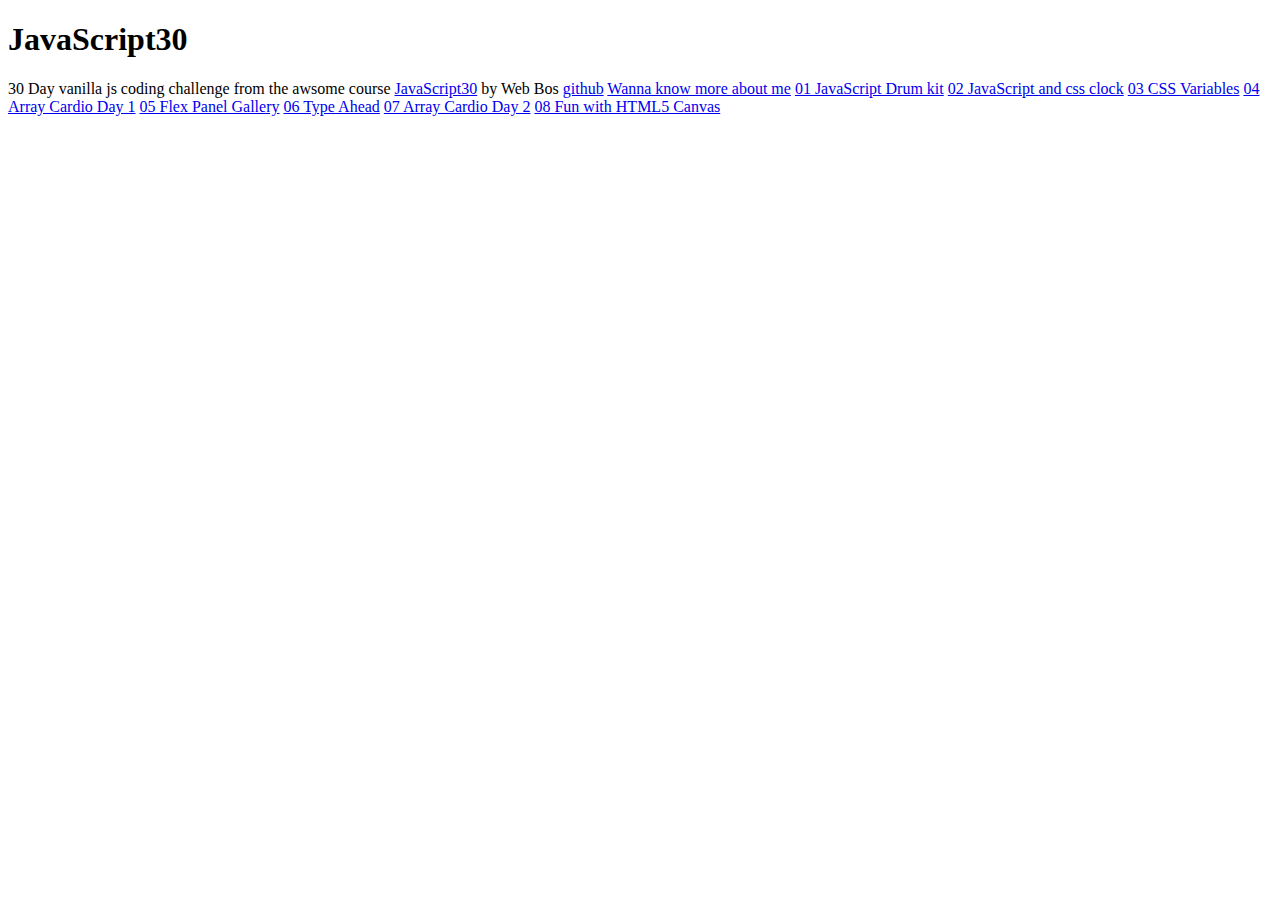
<file: index.html>
<!DOCTYPE html>
<html lang="en" dir="ltr">
  <head>
    <meta charset="utf-8">
    <title>JavaScript 30 challenge</title>
  </head>
  <body>
    <h1>JavaScript30</h1>
    30 Day vanilla js coding challenge
    from the awsome course <a href="#">JavaScript30</a> by Web Bos
    <a href="#">github</a>
    <a href="#">Wanna know more about me</a>
    <a href="01-JavaScriptDrumKit\index.html">01 JavaScript Drum kit</a>
    <a href="02-JSandCSSClock\index.html">02 JavaScript and css clock</a>
    <a href="03-CSSVariables\index.html">03 CSS Variables</a>
    <a href="04-ArrayCardioDay1\index.html">04 Array Cardio Day 1</a>
    <a href="05-FlexPanelGallery\index.html">05 Flex Panel Gallery</a>
    <a href="06-TypeAhead\index.html">06 Type Ahead</a>
    <a href="07-ArrayCardioDay2\index.html">07 Array Cardio Day 2</a>
    <a href="08-FunwithHTML5Canvas\index.html">08 Fun with HTML5 Canvas</a>
  </body>
</html>
</file>
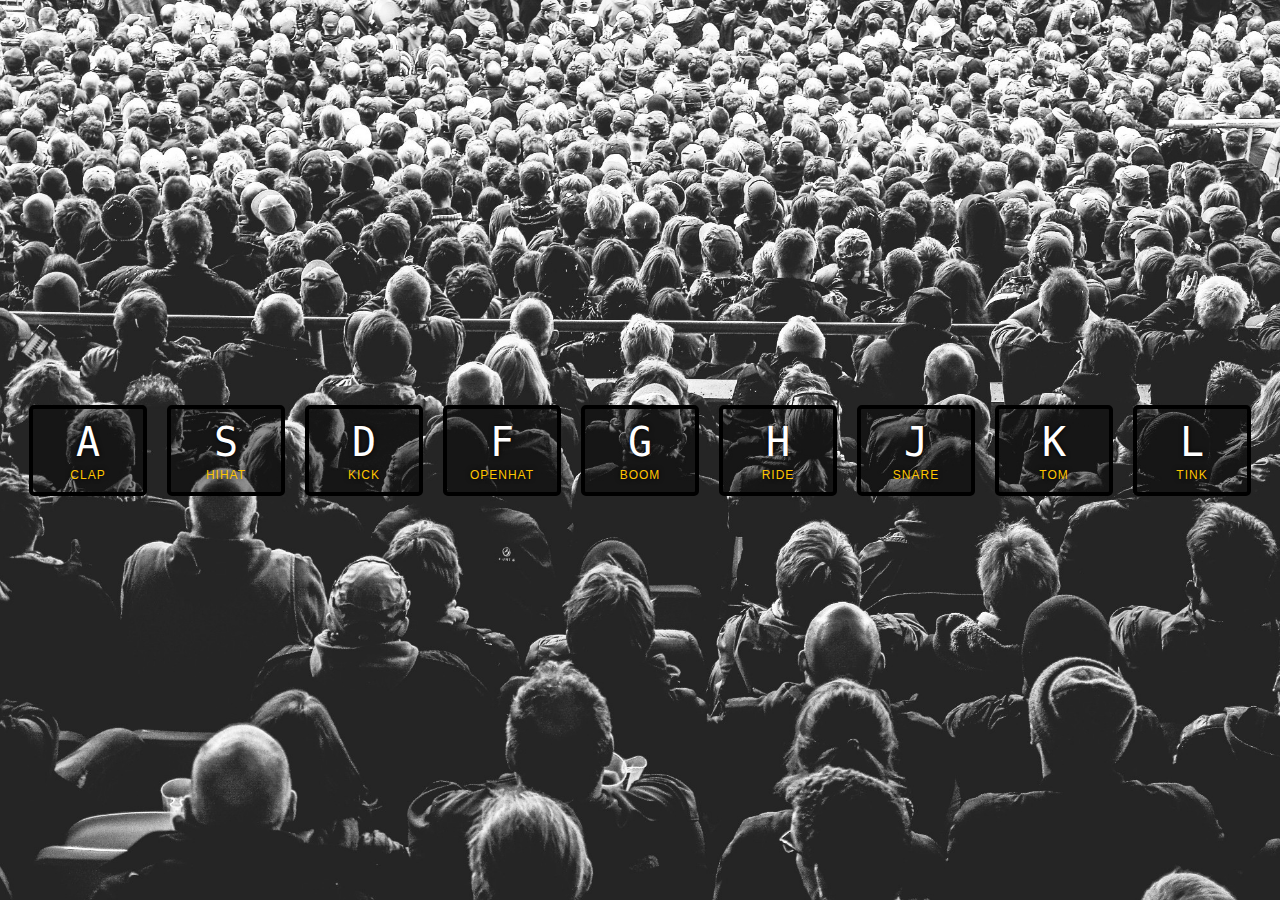
<file: 01-JavaScriptDrumKit/index.html>
<!DOCTYPE html>
<html lang="en">
<head>
  <meta charset="UTF-8">
  <title>JS Drum Kit</title>
  <link rel="stylesheet" href="style.css">
</head>
<body>


  <div class="keys">
    <div data-key="65" class="key">
      <kbd>A</kbd>
      <span class="sound">clap</span>
    </div>
    <div data-key="83" class="key">
      <kbd>S</kbd>
      <span class="sound">hihat</span>
    </div>
    <div data-key="68" class="key">
      <kbd>D</kbd>
      <span class="sound">kick</span>
    </div>
    <div data-key="70" class="key">
      <kbd>F</kbd>
      <span class="sound">openhat</span>
    </div>
    <div data-key="71" class="key">
      <kbd>G</kbd>
      <span class="sound">boom</span>
    </div>
    <div data-key="72" class="key">
      <kbd>H</kbd>
      <span class="sound">ride</span>
    </div>
    <div data-key="74" class="key">
      <kbd>J</kbd>
      <span class="sound">snare</span>
    </div>
    <div data-key="75" class="key">
      <kbd>K</kbd>
      <span class="sound">tom</span>
    </div>
    <div data-key="76" class="key">
      <kbd>L</kbd>
      <span class="sound">tink</span>
    </div>
  </div>

  <audio data-key="65" src="sounds/clap.wav"></audio>
  <audio data-key="83" src="sounds/hihat.wav"></audio>
  <audio data-key="68" src="sounds/kick.wav"></audio>
  <audio data-key="70" src="sounds/openhat.wav"></audio>
  <audio data-key="71" src="sounds/boom.wav"></audio>
  <audio data-key="72" src="sounds/ride.wav"></audio>
  <audio data-key="74" src="sounds/snare.wav"></audio>
  <audio data-key="75" src="sounds/tom.wav"></audio>
  <audio data-key="76" src="sounds/tink.wav"></audio>

<script>
  function playSound(e){
    const audio = document.querySelector(`audio[data-key="${e.keyCode}"]`);
    const key = document.querySelector(`.key[data-key="${e.keyCode}"]`);
    if(!audio) return;
    audio.current = 0;
    audio.play();
    key.classList.add('playing');
  }

  function removeTransition(e) {
    if(e.propertyName !== 'transform') return;
    this.classList.remove('playing');
  }

  const key = document.querySelectorAll('.key');
  key.forEach(key => key.addEventListener('transitionend', removeTransition));
  window.addEventListener('keydown', playSound );
</script>


</body>
</html>
</file>
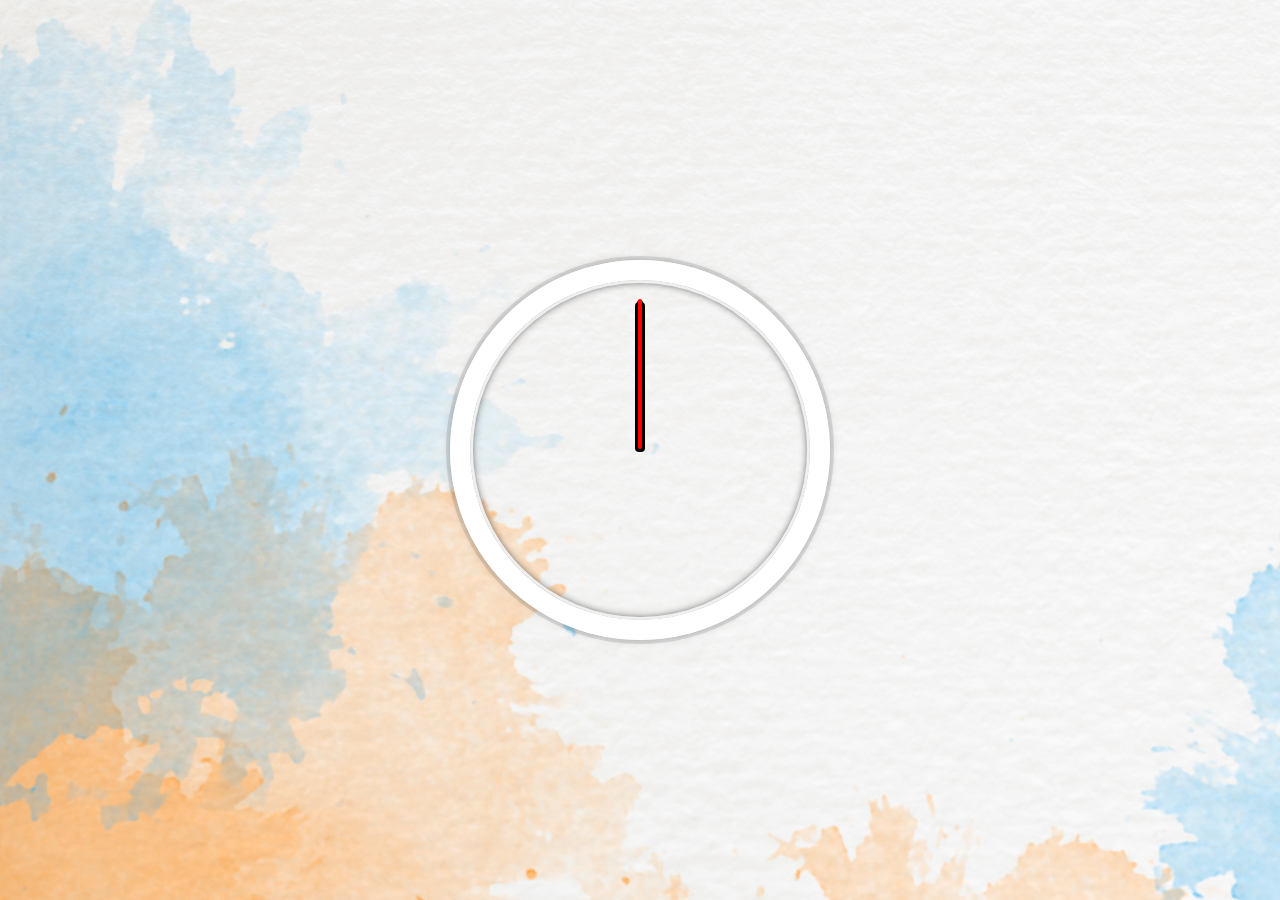
<file: 02-JSandCSSClock/index.html>
<!DOCTYPE html>
<html lang="en">
<head>
  <meta charset="UTF-8">
  <title>JS + CSS Clock</title>
</head>
<body>


    <div class="clock">
      <div class="clock-face">
        <div class="hand hour-hand"></div>
        <div class="hand min-hand"></div>
        <div class="hand second-hand"></div>
      </div>
    </div>


  <style>
    html {
      background: hsl(0, 0%, 90%) url("background.jpg");
      background-size: cover;
      font-family: 'helvetica neue';
      text-align: center;
      font-size: 10px;
    }

    body {
      margin: 0;
      font-size: 2rem;
      display: flex;
      flex: 1;
      min-height: 100vh;
      align-items: center;
    }

    .clock {
      width: 30rem;
      height: 30rem;
      border: 20px solid white;
      border-radius: 50%;
      margin: 50px auto;
      position: relative;
      padding: 2rem;
      box-shadow:
        0 0 0 4px rgba(0,0,0,0.1),
        inset 0 0 0 3px #EFEFEF,
        inset 0 0 10px black,
        0 0 10px rgba(0,0,0,0.2);
    }

    .clock-face {
      position: relative;
      width: 100%;
      height: 100%;
      transform: translateY(-3px); /* account for the height of the clock hands */
    }

    .hand {
      width: 50%;
      height: 6px;
      background: black;
      position: absolute;
      top: 50%;
      transform-origin: 100%;
      transform: rotate(90deg);
      transition: all 0.05s;
      transition-timing-function: cubic-bezier(1, 1.65, 0,-0.37);
      border-radius: 4px;
    }

    .hour-hand{
      height: 10px;
    }
    .second-hand{
      background: red;
      height: 4px;
    }

  </style>

  <script src="main.js" charset="utf-8"></script>
</body>
</html>
</file>
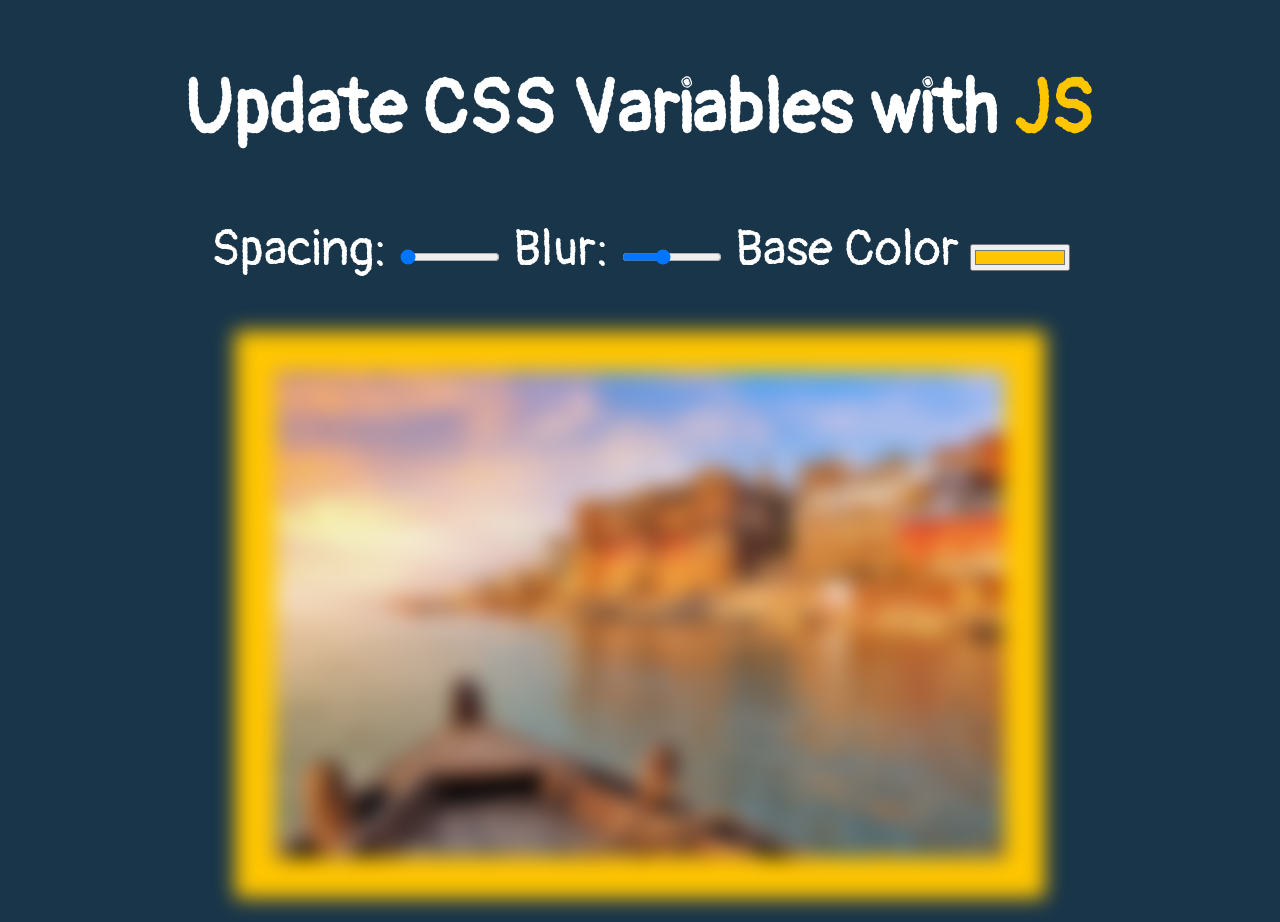
<file: 03-CSSVariables/index.html>
<!DOCTYPE html>
<html lang="en">
<head>
  <meta charset="UTF-8">
  <title>Scoped CSS Variables and JS</title>
  <link rel="stylesheet" href="master.css">
</head>
<body>
  <h2>Update CSS Variables with <span class='hl'>JS</span></h2>

  <div class="controls">
    <label for="spacing">Spacing:</label>
    <input id="spacing" type="range" name="spacing" min="10" max="200" value="10" data-sizing="px">

    <label for="blur">Blur:</label>
    <input id="blur" type="range" name="blur" min="0" max="25" value="10" data-sizing="px">

    <label for="base">Base Color</label>
    <input id="base" type="color" name="base" value="#ffc600">
  </div>

  <img src="varanasi.jpg">

  <script>
    const inputs = document.querySelectorAll(".controls input");
    function handleUpdate() {
      const suffix = this.dataset.sizing || '';
      document.documentElement.style.setProperty(`--${this.name}`, this.value + suffix);
    }

    inputs.forEach(input => input.addEventListener('change', handleUpdate));
    inputs.forEach(input => input.addEventListener('mousemove', handleUpdate));
  </script>

</body>
</html>
</file>
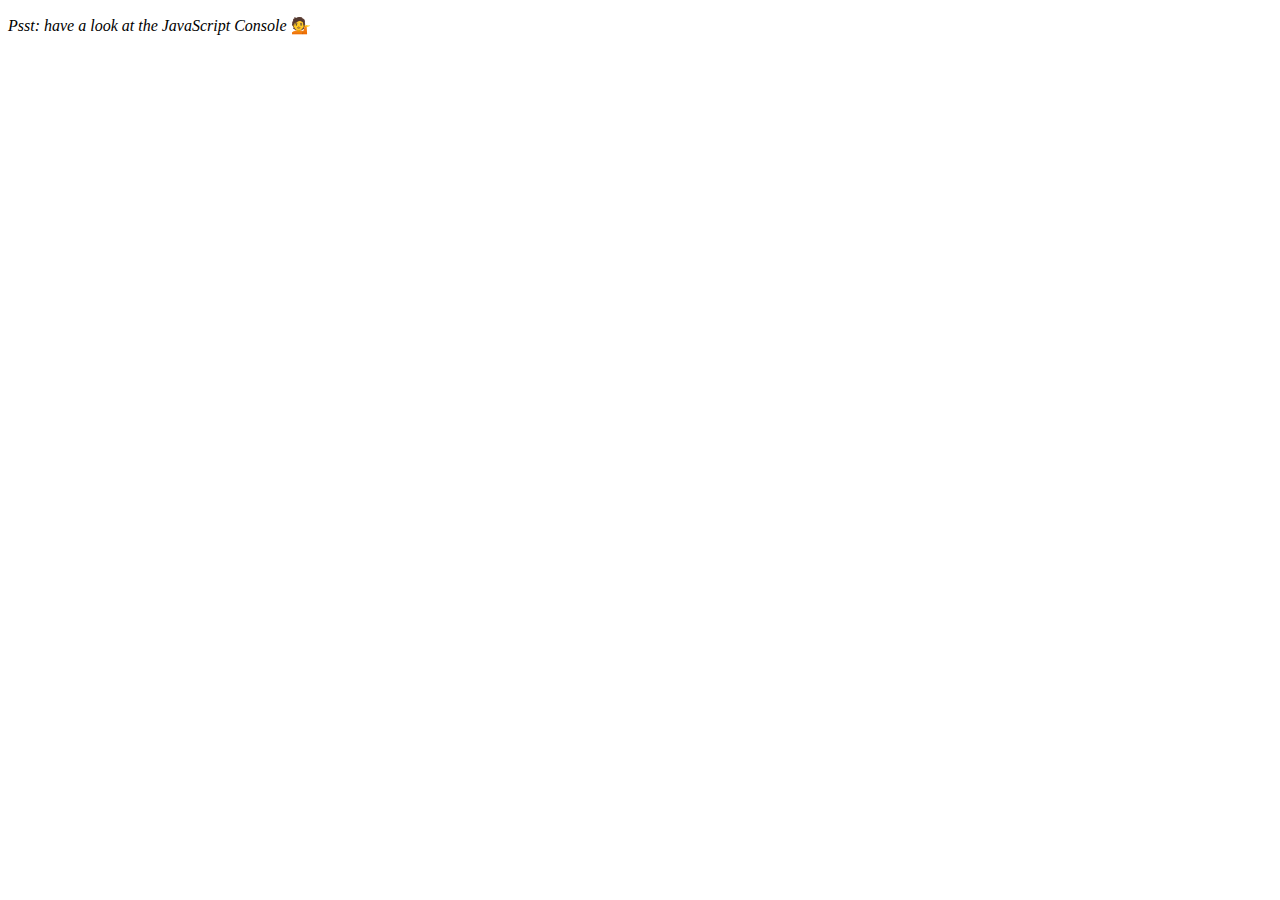
<file: 04-ArrayCardioDay1/index.html>
<!DOCTYPE html>
<html lang="en">
<head>
  <meta charset="UTF-8">
  <title>Array Cardio 💪</title>
</head>
<body>
  <p><em>Psst: have a look at the JavaScript Console</em> 💁</p>
  <script>
    // Get your shorts on - this is an array workout!
    // ## Array Cardio Day 1

    // Some data we can work with

    const inventors = [
      { first: 'Albert', last: 'Einstein', year: 1879, passed: 1955 },
      { first: 'Isaac', last: 'Newton', year: 1643, passed: 1727 },
      { first: 'Galileo', last: 'Galilei', year: 1564, passed: 1642 },
      { first: 'Marie', last: 'Curie', year: 1867, passed: 1934 },
      { first: 'Johannes', last: 'Kepler', year: 1571, passed: 1630 },
      { first: 'Nicolaus', last: 'Copernicus', year: 1473, passed: 1543 },
      { first: 'Max', last: 'Planck', year: 1858, passed: 1947 },
      { first: 'Katherine', last: 'Blodgett', year: 1898, passed: 1979 },
      { first: 'Ada', last: 'Lovelace', year: 1815, passed: 1852 },
      { first: 'Sarah E.', last: 'Goode', year: 1855, passed: 1905 },
      { first: 'Lise', last: 'Meitner', year: 1878, passed: 1968 },
      { first: 'Hanna', last: 'Hammarström', year: 1829, passed: 1909 }
    ];

    const people = [
      'Bernhard, Sandra', 'Bethea, Erin', 'Becker, Carl', 'Bentsen, Lloyd', 'Beckett, Samuel', 'Blake, William', 'Berger, Ric', 'Beddoes, Mick', 'Beethoven, Ludwig',
      'Belloc, Hilaire', 'Begin, Menachem', 'Bellow, Saul', 'Benchley, Robert', 'Blair, Robert', 'Benenson, Peter', 'Benjamin, Walter', 'Berlin, Irving',
      'Benn, Tony', 'Benson, Leana', 'Bent, Silas', 'Berle, Milton', 'Berry, Halle', 'Biko, Steve', 'Beck, Glenn', 'Bergman, Ingmar', 'Black, Elk', 'Berio, Luciano',
      'Berne, Eric', 'Berra, Yogi', 'Berry, Wendell', 'Bevan, Aneurin', 'Ben-Gurion, David', 'Bevel, Ken', 'Biden, Joseph', 'Bennington, Chester', 'Bierce, Ambrose',
      'Billings, Josh', 'Birrell, Augustine', 'Blair, Tony', 'Beecher, Henry', 'Biondo, Frank'
    ];

    // Array.prototype.filter()
    // 1. Filter the list of inventors for those who were born in the 1500's
    const fifteen = inventors.filter(inventor => {
      if (inventor.year >1499 && inventor.year < 1600) {
        return true;
      }
    });
    console.table(fifteen);

    // Array.prototype.map()
    // 2. Give us an array of the inventors first and last names
    const fullName = inventors.map(inventor => `${inventor.first} ${inventor.last}`)
    console.table(fullName);

    // Array.prototype.sort()
    // 3. Sort the inventors by birthdate, oldest to youngest
    /*
    const sort = inventors.sort(function(a,b) {
      if(a.year >b.year){
        return 1;
      }
      else {
        return -1;
      }
    });
    */
    const sort = inventors.sort((a,b)=> a.year > b.year ? 1:-1);
    console.table(sort);
    // Array.prototype.reduce()
    // 4. How many years did all the inventors live all together?
    const totalYears = inventors.reduce((totalYear,inventor)=>{
      return totalYear + (inventor.passed - inventor.year);
    },0);
    console.log(totalYears);
    // 5. Sort the inventors by years lived

    /*
    const sortLived = inventors.sort(function(a,b) {
      if((a.passed - a.year) > (b.passed - b.year)){
        return 1;
      }
      else {
        return -1;
      }
    });
    */
    const sortLived = inventors.sort((a,b)=> (a.passed - a.year) > (b.passed - b.year)?1:-1);
    console.table(sortLived);
    // 6. create a list of Boulevards in Paris that contain 'de' anywhere in the name
    // https://en.wikipedia.org/wiki/Category:Boulevards_in_Paris


    // 7. sort Exercise
    // Sort the people alphabetically by last name
    const alpha = people.sort(function(lastOne,nextOne) {
      const [aLast, aFirst] = lastOne.split(', ');
      const [bLast, bFirst] = nextOne.split(', ');
    });
    console.log(alpha);
    // 8. Reduce Exercise
    // Sum up the instances of each of these
    const data = ['car', 'car', 'truck', 'truck', 'bike', 'walk', 'car', 'van', 'bike', 'walk', 'car', 'van', 'car', 'truck' ];
    const vechile = data.reduce(function(obj,item) {
      if(!obj[item]){
        obj[item]=0;
      }
        obj[item]++;
      return obj;
    }, {})
    console.table(vechile);
  </script>
</body>
</html>
</file>
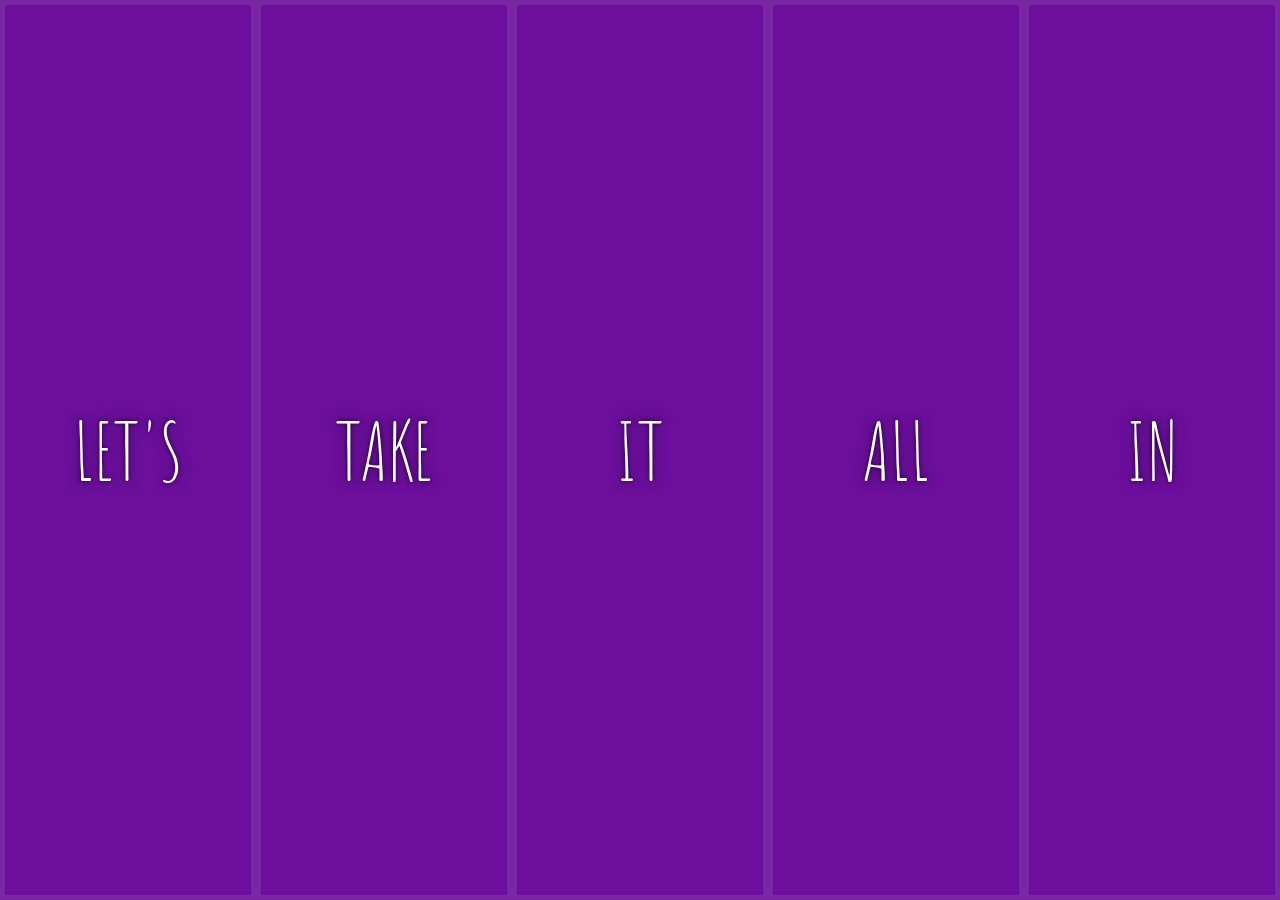
<file: 05-FlexPanelGallery/index.html>
<!DOCTYPE html>
<html lang="en">
<head>
  <meta charset="UTF-8">
  <title>Flex Panels 💪</title>
  <link href='https://fonts.googleapis.com/css?family=Amatic+SC' rel='stylesheet' type='text/css'>
  <link rel="stylesheet" href="master.css">
</head>
<body>

  <div class="panels">
    <div class="panel panel1">
      <p>Hey</p>
      <p>Let's</p>
      <p>Dance</p>
    </div>
    <div class="panel panel2">
      <p>Give</p>
      <p>Take</p>
      <p>Receive</p>
    </div>
    <div class="panel panel3">
      <p>Experience</p>
      <p>It</p>
      <p>Today</p>
    </div>
    <div class="panel panel4">
      <p>Give</p>
      <p>All</p>
      <p>You can</p>
    </div>
    <div class="panel panel5">
      <p>Life</p>
      <p>In</p>
      <p>Motion</p>
    </div>
  </div>

  <script>
    panels = document.querySelectorAll(".panel");
    panels.forEach(panel => {
      panel.addEventListener('click',function() {
        panel.classList.toggle("open");
      })
    });
  </script>



</body>
</html>
</file>
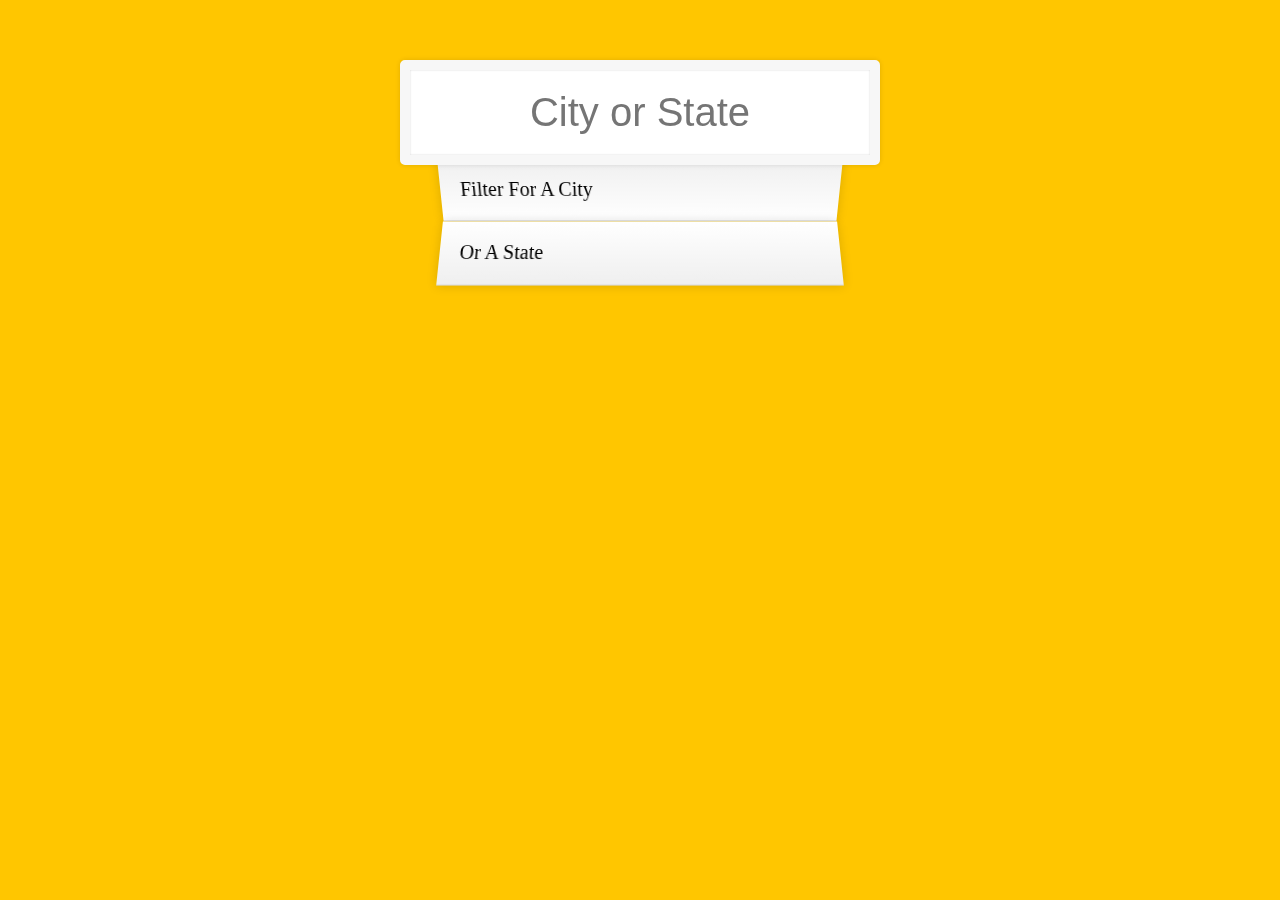
<file: 06-TypeAhead/index.html>
<!DOCTYPE html>
<html lang="en">
<head>
  <meta charset="UTF-8">
  <title>Type Ahead 👀</title>
  <link rel="stylesheet" href="style.css">
</head>
<body>

  <form class="search-form">
    <input type="text" class="search" placeholder="City or State">
    <ul class="suggestions">
      <li>Filter for a city</li>
      <li>or a state</li>
    </ul>
  </form>

<script>
const endpoint = 'https://gist.githubusercontent.com/Miserlou/c5cd8364bf9b2420bb29/raw/2bf258763cdddd704f8ffd3ea9a3e81d25e2c6f6/cities.json';
const cities = [];
fetch(endpoint)
.then(blob => blob.json())
.then(data => cities.push(...data))

function findMatches(wordToMatch, cities) {
  return cities.filter(place =>{
    const regex = new RegExp(wordToMatch,'gi');
    return place.city.match(regex) || place.state.match(regex);
  });
}

function numberWithCommas(x) {
  return x.toString().replace(/\B(?=(\d{3})+(?!\d))/g,',');
}

function displayMatches() {
  const matchArray = findMatches(this.value,cities);
  const html = matchArray.map(place =>{
    const regex = new RegExp(this.value, 'gi');
    const cityName = place.city.replace(regex, `<span class="hl">${this.value}</span>`)
    const stateName = place.state.replace(regex, `<span class="hl">${this.value}</span>`)

    return `
      <li>
        <span class="name"> ${cityName}, ${stateName} </span>
        <span class="population">${numberWithCommas(place.population)}</span>
      </li>
    `;
  }).join('');
  suggestions.innerHTML = html;
}

const searchInput = document.querySelector('.search', displayMatches);
const suggestions = document.querySelector('.suggestions', displayMatches);

searchInput.addEventListener('change', displayMatches);
searchInput.addEventListener('keyup', displayMatches);

</script>
</body>
</html>
</file>
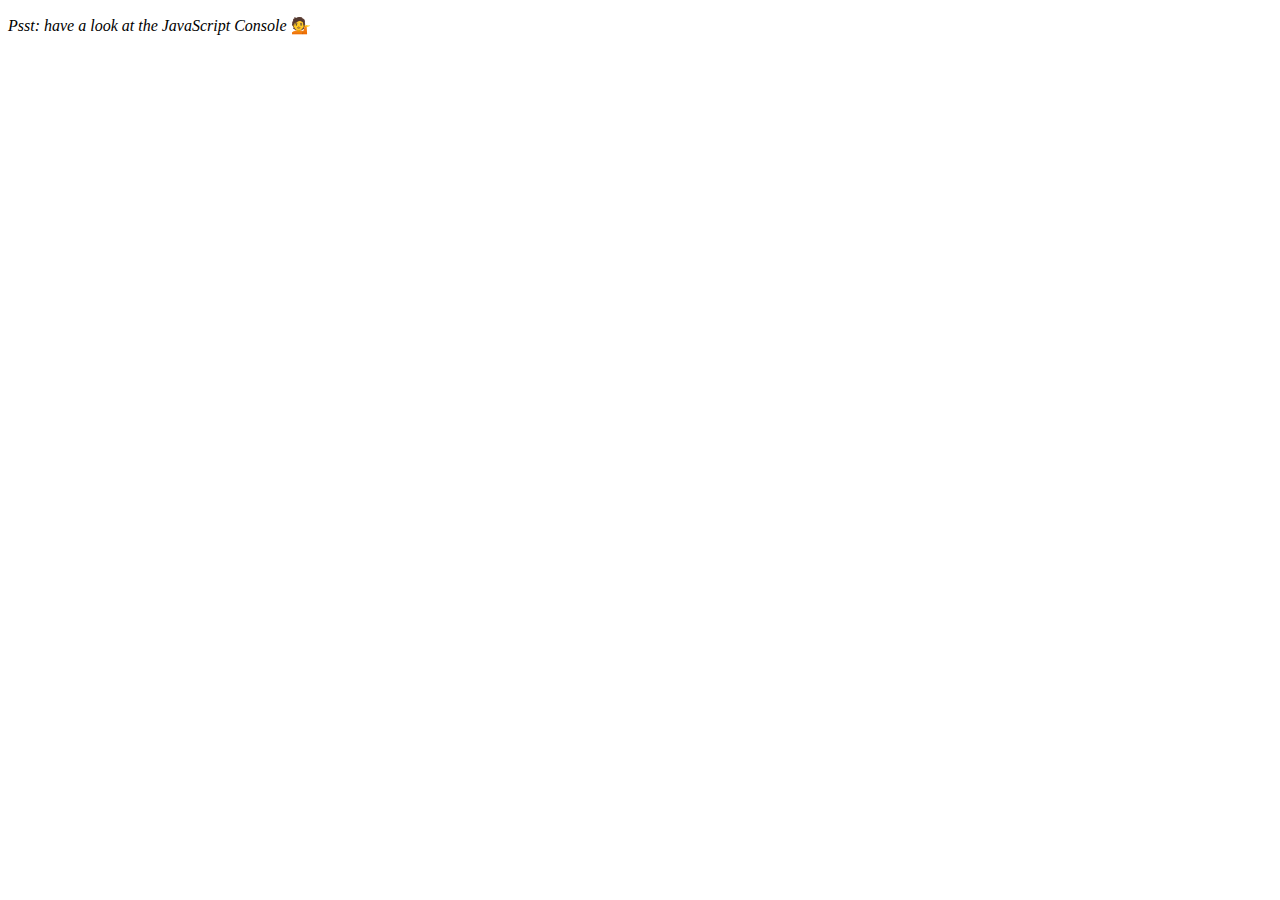
<file: 07-ArrayCardioDay2/index.html>
<!DOCTYPE html>
<html lang="en">
<head>
  <meta charset="UTF-8">
  <title>Array Cardio 💪💪</title>
</head>
<body>
  <p><em>Psst: have a look at the JavaScript Console</em> 💁</p>
  <script>
    // ## Array Cardio Day 2

    const people = [
      { name: 'Wes', year: 1988 },
      { name: 'Kait', year: 1986 },
      { name: 'Irv', year: 1970 },
      { name: 'Lux', year: 2015 }
    ];

    const comments = [
      { text: 'Love this!', id: 523423 },
      { text: 'Super good', id: 823423 },
      { text: 'You are the best', id: 2039842 },
      { text: 'Ramen is my fav food ever', id: 123523 },
      { text: 'Nice Nice Nice!', id: 542328 }
    ];

    // Some and Every Checks
    // Array.prototype.some() // is at least one person 19 or older?
    const isAdult= people.some(function (person) {
      const currentYear = (new Date()).getFullYear()
      return (currentYear - person.year >= 19)
    })
    console.log({isAdult});
    // Array.prototype.every() // is everyone 19 or older?
    const allAdult= people.every( (person) => (((new Date()).getFullYear()) - person.year >= 19)
  );
    console.log({allAdult});
    // Array.prototype.find()
    // Find is like filter, but instead returns just the one you are looking for
    // find the comment with the ID of 823423
    const comment = comments.find( (comment)=> comment.id ===823423? true:false);
    console.log(comment);
    // Array.prototype.findIndex()
    // Find the comment with this ID
    // delete the comment with the ID of 823423
    const index = comments.findIndex((comment)=> comment.id ===823423);
    console.log(index);
    comments.splice(index,1);

  </script>
</body>
</html>
</file>
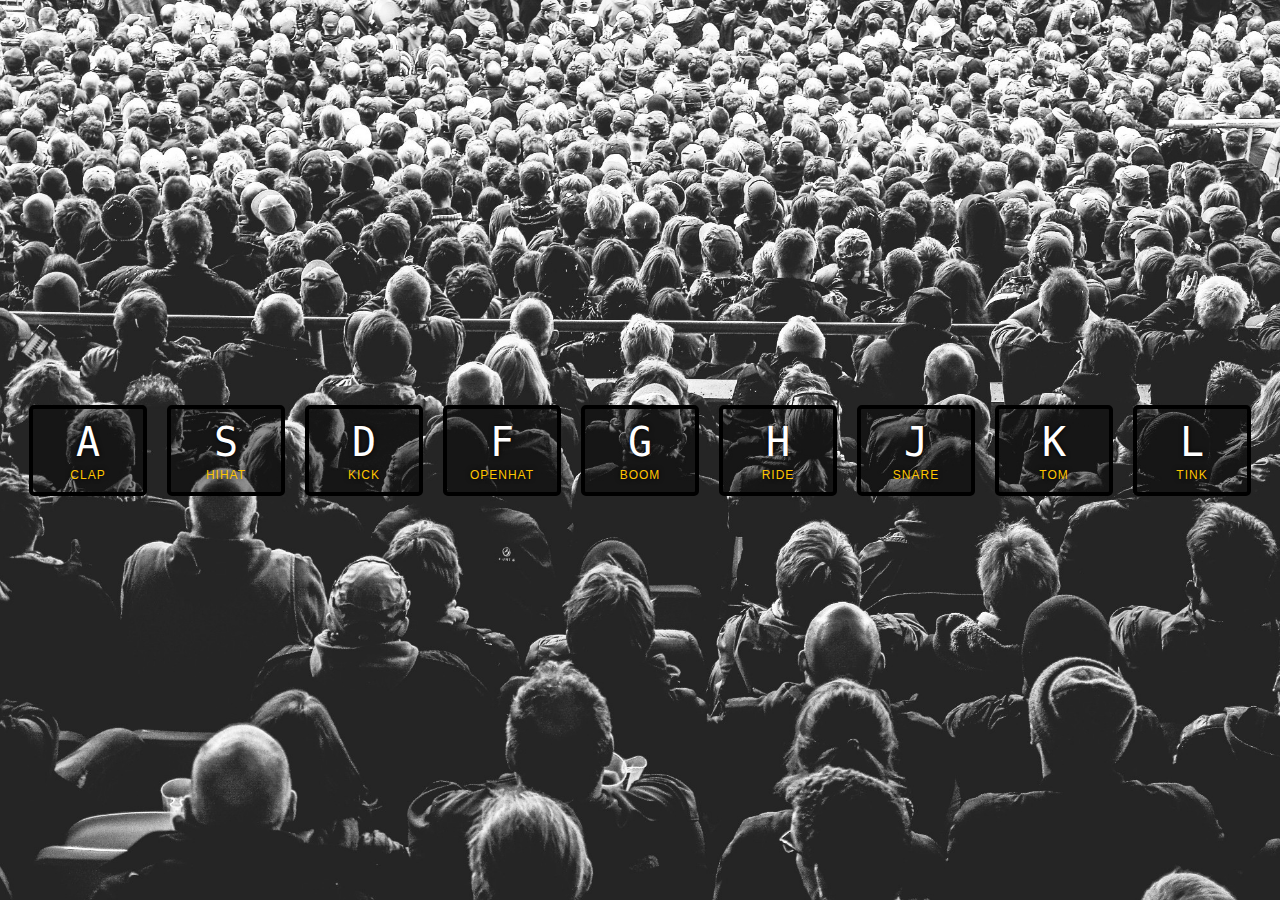
<file: 01-JavaScriptDrumKit/index-START.html>
<!DOCTYPE html>
<html lang="en">
<head>
  <meta charset="UTF-8">
  <title>JS Drum Kit</title>
  <link rel="stylesheet" href="style.css">
</head>
<body>


  <div class="keys">
    <div data-key="65" class="key">
      <kbd>A</kbd>
      <span class="sound">clap</span>
    </div>
    <div data-key="83" class="key">
      <kbd>S</kbd>
      <span class="sound">hihat</span>
    </div>
    <div data-key="68" class="key">
      <kbd>D</kbd>
      <span class="sound">kick</span>
    </div>
    <div data-key="70" class="key">
      <kbd>F</kbd>
      <span class="sound">openhat</span>
    </div>
    <div data-key="71" class="key">
      <kbd>G</kbd>
      <span class="sound">boom</span>
    </div>
    <div data-key="72" class="key">
      <kbd>H</kbd>
      <span class="sound">ride</span>
    </div>
    <div data-key="74" class="key">
      <kbd>J</kbd>
      <span class="sound">snare</span>
    </div>
    <div data-key="75" class="key">
      <kbd>K</kbd>
      <span class="sound">tom</span>
    </div>
    <div data-key="76" class="key">
      <kbd>L</kbd>
      <span class="sound">tink</span>
    </div>
  </div>

  <audio data-key="65" src="sounds/clap.wav"></audio>
  <audio data-key="83" src="sounds/hihat.wav"></audio>
  <audio data-key="68" src="sounds/kick.wav"></audio>
  <audio data-key="70" src="sounds/openhat.wav"></audio>
  <audio data-key="71" src="sounds/boom.wav"></audio>
  <audio data-key="72" src="sounds/ride.wav"></audio>
  <audio data-key="74" src="sounds/snare.wav"></audio>
  <audio data-key="75" src="sounds/tom.wav"></audio>
  <audio data-key="76" src="sounds/tink.wav"></audio>

<script>

</script>


</body>
</html>
</file>
<file: 01-JavaScriptDrumKit/style.css>
html {
  font-size: 10px;
  background: url('./background.jpg') bottom center;
  background-size: cover;
}

body,html {
  margin: 0;
  padding: 0;
  font-family: sans-serif;
}

.keys {
  display: flex;
  flex: 1;
  min-height: 100vh;
  align-items: center;
  justify-content: center;
}

.key {
  border: .4rem solid black;
  border-radius: .5rem;
  margin: 1rem;
  font-size: 1.5rem;
  padding: 1rem .5rem;
  transition: all .07s ease;
  width: 10rem;
  text-align: center;
  color: white;
  background: rgba(0,0,0,0.4);
  text-shadow: 0 0 .5rem black;
}

.playing {
  transform: scale(1.1);
  border-color: #ffc600;
  box-shadow: 0 0 1rem #ffc600;
}

kbd {
  display: block;
  font-size: 4rem;
}

.sound {
  font-size: 1.2rem;
  text-transform: uppercase;
  letter-spacing: .1rem;
  color: #ffc600;
}
</file>
<file: 03-CSSVariables/master.css>
@import url('https://fonts.googleapis.com/css2?family=Pangolin&display=swap');

:root{
  --base:#ffc600;
  --spacing:40px;
  --blur: 10px;
}

img{
  background: var(--base);
  padding: var(--spacing);
  filter: blur(var(--blur));
}

.hl{
  color: var(--base);
}
/*
  misc styles, nothing to do with CSS variables
*/

body {
  text-align: center;
  background: #193549;
  color: white;
  font-family: 'Pangolin', cursive;
  font-weight: 100;
  font-size: 50px;
}

.controls {
  margin-bottom: 50px;
}

input {
  width: 100px;
}
</file>
<file: 05-FlexPanelGallery/master.css>
html {
  box-sizing: border-box;
  background: #ffc600;
  font-family: 'helvetica neue';
  font-size: 20px;
  font-weight: 200;
}

body {
  margin: 0;
}

*, *:before, *:after {
  box-sizing: inherit;
}

.panels {
  min-height: 100vh;
  overflow: hidden;
  display: flex;
}

.panel {
  background: #6B0F9C;
  box-shadow: inset 0 0 0 5px rgba(255,255,255,0.1);
  color: white;
  text-align: center;
  align-items: center;
  flex: 1;
  justify-content: center;
  align-items: center;
  display: flex;
  flex-direction: column;

  /* Safari transitionend event.propertyName === flex */
  /* Chrome + FF transitionend event.propertyName === flex-grow */
  transition:
    font-size 0.7s cubic-bezier(0.61,-0.19, 0.7,-0.11),
    flex 0.7s cubic-bezier(0.61,-0.19, 0.7,-0.11),
    background 0.2s;
  font-size: 20px;
  background-size: cover;
  background-position: center;
}

.panel1 { background-image:url(https://source.unsplash.com/gYl-UtwNg_I/1500x1500); }
.panel2 { background-image:url(https://source.unsplash.com/rFKUFzjPYiQ/1500x1500); }
.panel3 { background-image:url(https://images.unsplash.com/photo-1465188162913-8fb5709d6d57?ixlib=rb-0.3.5&q=80&fm=jpg&crop=faces&cs=tinysrgb&w=1500&h=1500&fit=crop&s=967e8a713a4e395260793fc8c802901d); }
.panel4 { background-image:url(https://source.unsplash.com/ITjiVXcwVng/1500x1500); }
.panel5 { background-image:url(https://source.unsplash.com/3MNzGlQM7qs/1500x1500); }

/* Flex Children */
.panel > * {
  margin: 0;
  width: 100%;
  transition: transform 0.5s;
  flex: 1;
  display: flex;
  justify-content: center;
  align-items: center;
}

.panel > *:first-of-type{
  transform: translateY(-100%);
}
.panel.open > *:first-of-type{
  transform: translateY(0);
}

.panel > *:last-of-type{
  transform: translateY(100%);
}
.panel.open > *:last-of-type{
  transform: translateY(0);
}
.panel p {
  text-transform: uppercase;
  font-family: 'Amatic SC', cursive;
  text-shadow: 0 0 4px rgba(0, 0, 0, 0.72), 0 0 14px rgba(0, 0, 0, 0.45);
  font-size: 2em;

}

.panel p:nth-child(2) {
  font-size: 4em;
}

.panel.open {
  flex: 5;
  font-size: 40px;
}
</file>
<file: 06-TypeAhead/style.css>
html {
  box-sizing: border-box;
  background: #ffc600;
  font-family: 'helvetica neue';
  font-size: 20px;
  font-weight: 200;
}

*, *:before, *:after {
  box-sizing: inherit;
}

input {
  width: 100%;
  padding: 20px;
}

.search-form {
  max-width: 400px;
  margin: 50px auto;
}

input.search {
  margin: 0;
  text-align: center;
  outline: 0;
  border: 10px solid #F7F7F7;
  width: 120%;
  left: -10%;
  position: relative;
  top: 10px;
  z-index: 2;
  border-radius: 5px;
  font-size: 40px;
  box-shadow: 0 0 5px rgba(0, 0, 0, 0.12), inset 0 0 2px rgba(0, 0, 0, 0.19);
}

.suggestions {
  margin: 0;
  padding: 0;
  position: relative;
  /*perspective: 20px;*/
}

.suggestions li {
  background: white;
  list-style: none;
  border-bottom: 1px solid #D8D8D8;
  box-shadow: 0 0 10px rgba(0, 0, 0, 0.14);
  margin: 0;
  padding: 20px;
  transition: background 0.2s;
  display: flex;
  justify-content: space-between;
  text-transform: capitalize;
}

.suggestions li:nth-child(even) {
  transform: perspective(100px) rotateX(3deg) translateY(2px) scale(1.001);
  background: linear-gradient(to bottom,  #ffffff 0%,#EFEFEF 100%);
}

.suggestions li:nth-child(odd) {
  transform: perspective(100px) rotateX(-3deg) translateY(3px);
  background: linear-gradient(to top,  #ffffff 0%,#EFEFEF 100%);
}

span.population {
  font-size: 15px;
}

.hl {
  background: #ffc600;
}
</file>
